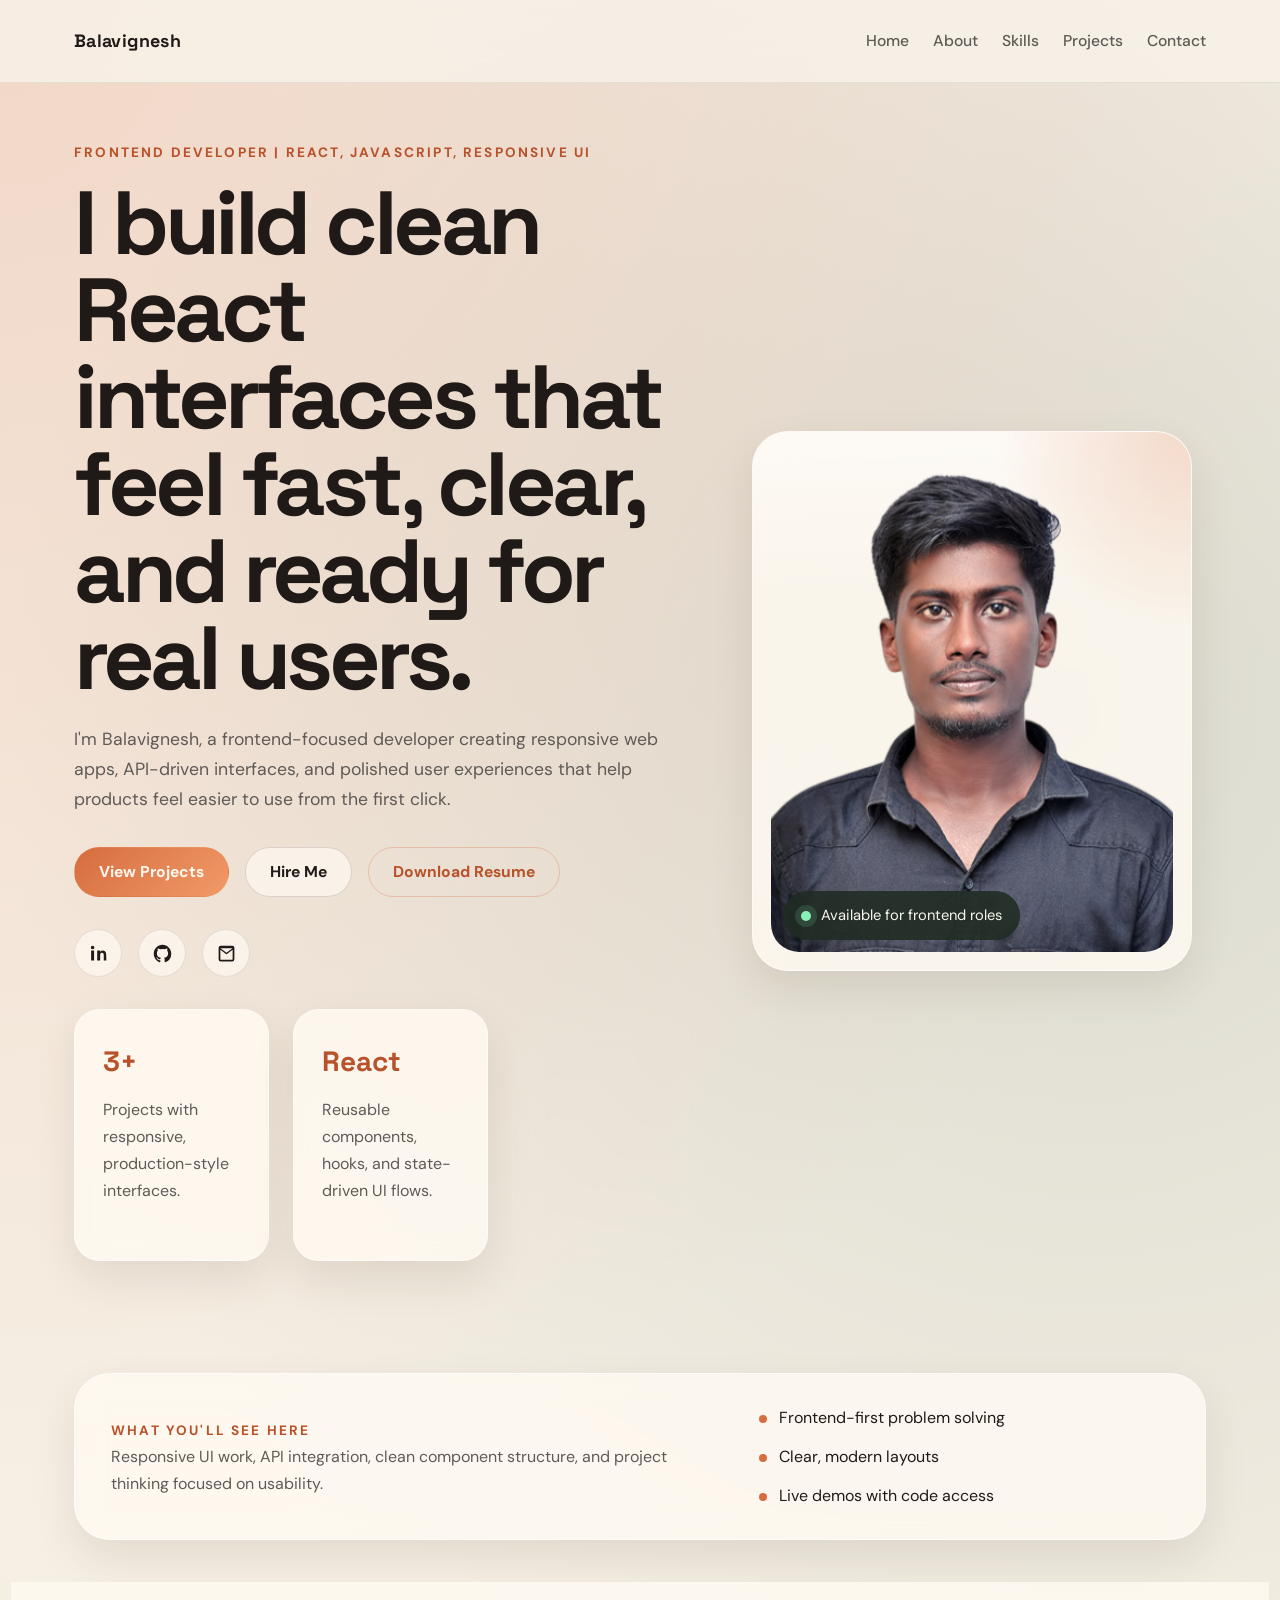
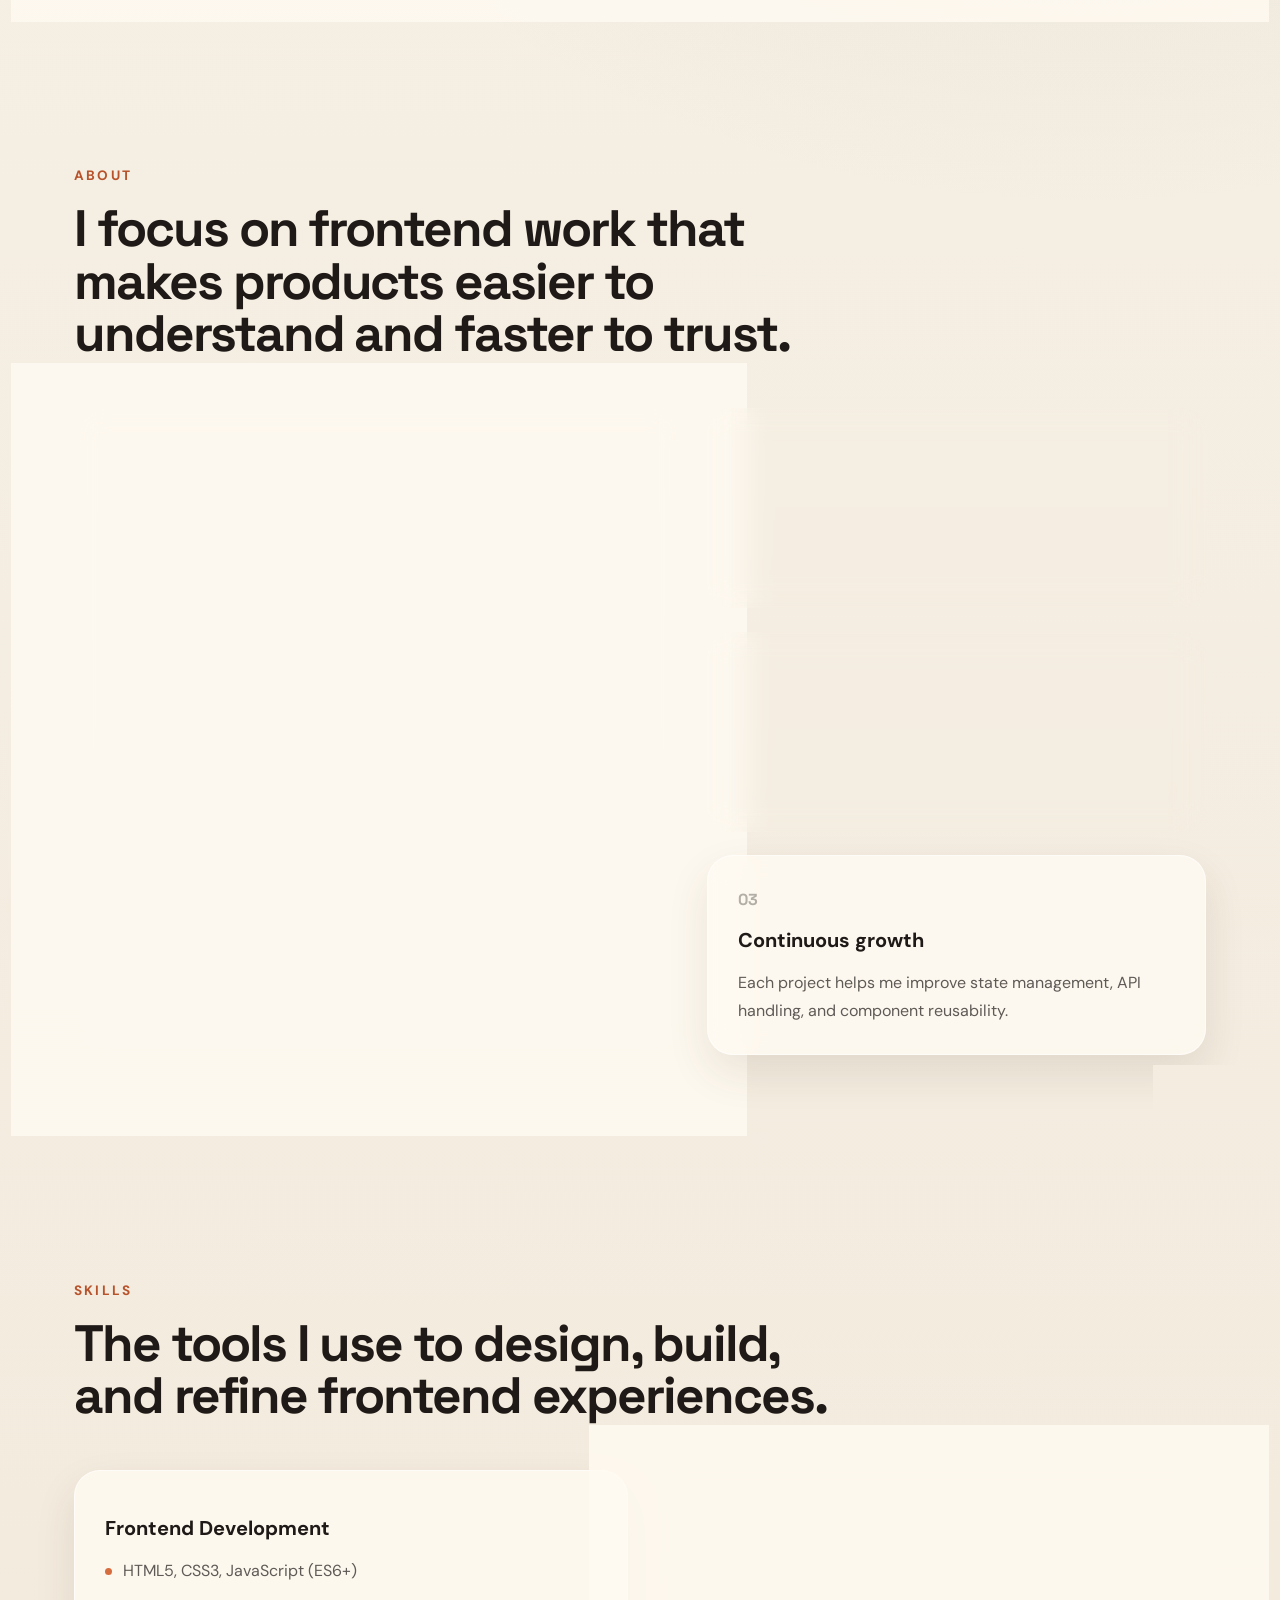
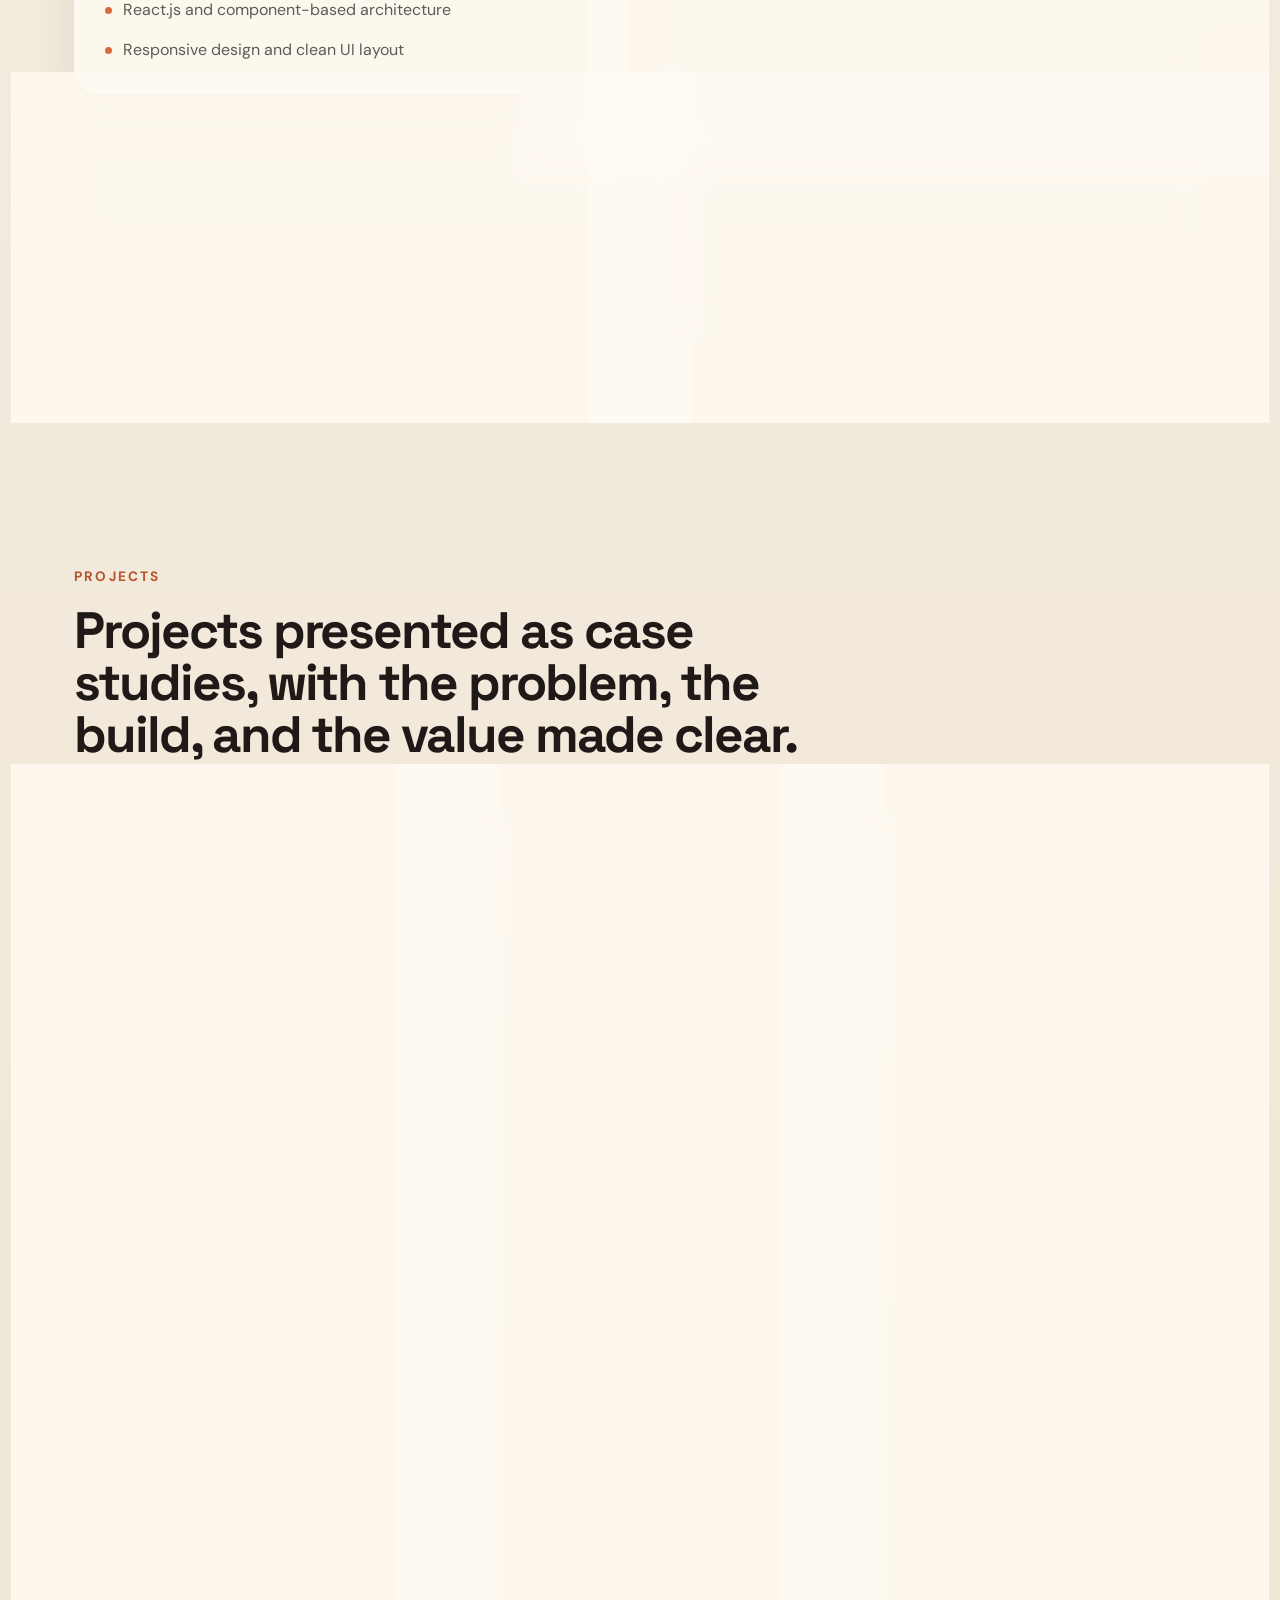
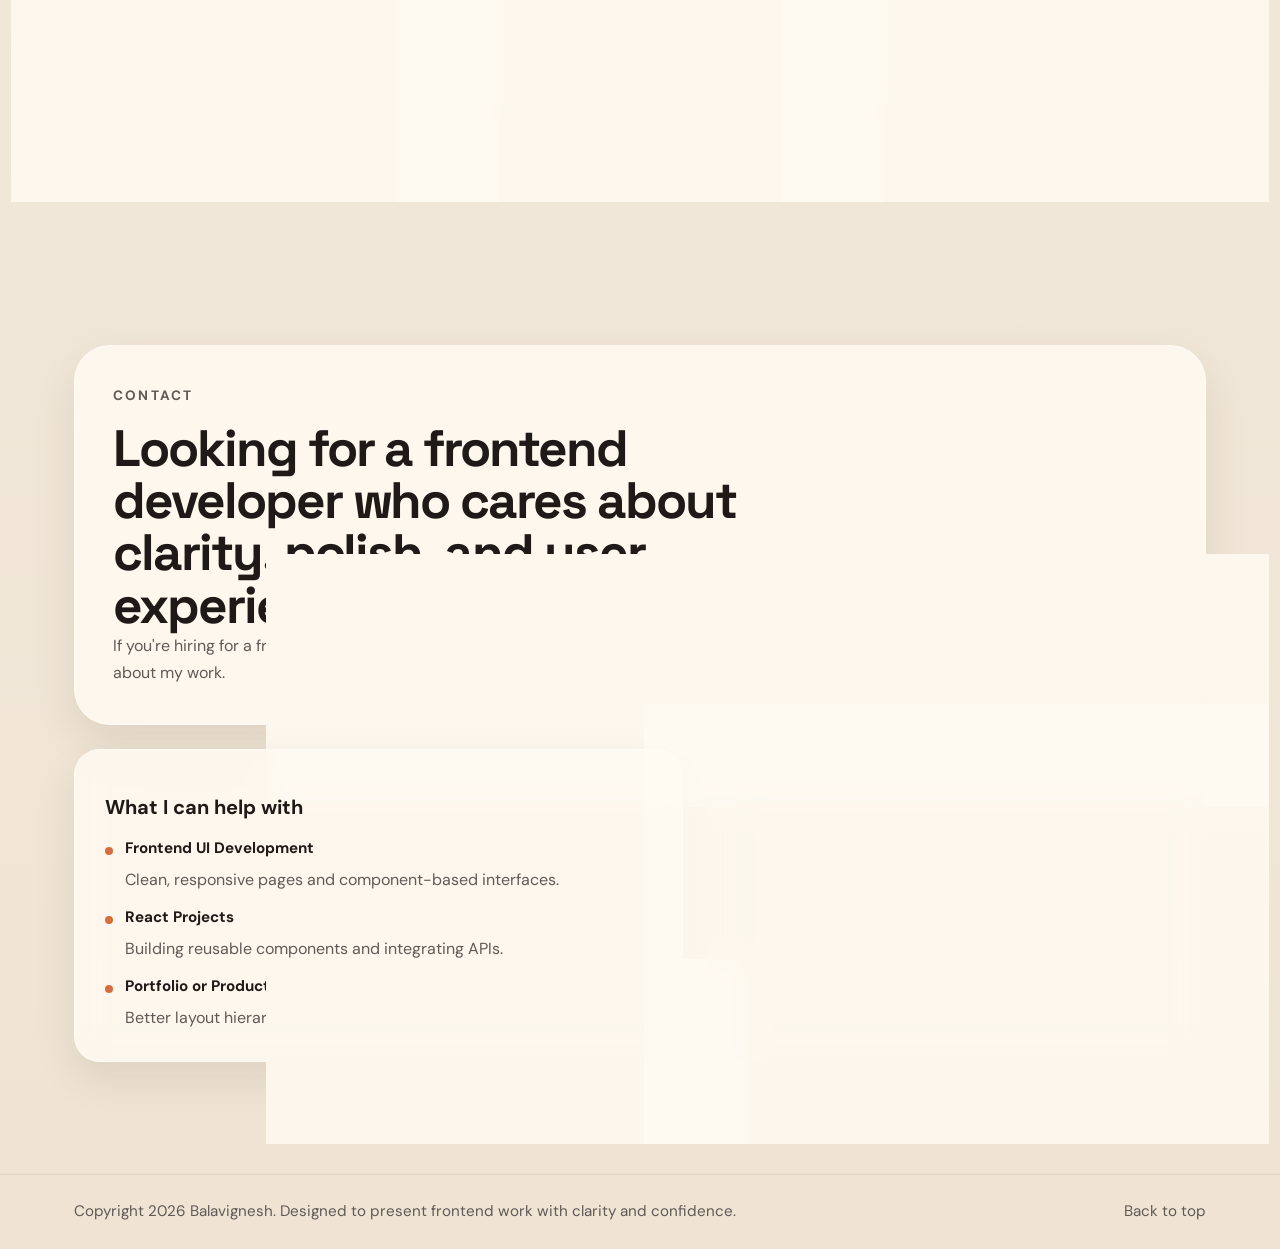
<file: index.html>
<!DOCTYPE html>
<html lang="en">
<head>
    <meta charset="utf-8">
    <meta http-equiv="X-UA-Compatible" content="IE=edge">
    <meta name="viewport" content="width=device-width, initial-scale=1">
    <meta name="robots" content="index, follow, max-image-preview:large">
    <meta name="author" content="Balavignesh">
    <meta
        name="keywords"
        content="Balavignesh, Balavignesh portfolio, Full Stack Developer, React Developer, Python Developer, Django Developer, JavaScript Developer, Web Developer Portfolio, frontend developer portfolio, GitHub Profile Viewer, Minimart ecommerce frontend"
    >
    <meta
        name="description"
        content="Balavignesh is a Full Stack Developer skilled in React, Django, Python, JavaScript, responsive UI, API integration, and portfolio-ready web experiences."
    >
    <meta name="theme-color" content="#f5efe4">
    <link rel="canonical" href="https://portfolio-flame-eight-52.vercel.app/">
    <meta property="og:type" content="website">
    <meta property="og:site_name" content="Balavignesh Portfolio">
    <meta property="og:title" content="Balavignesh | Full Stack Developer Portfolio">
    <meta
        property="og:description"
        content="Explore Balavignesh's full stack developer portfolio featuring React, Django, Python, API-driven interfaces, responsive layouts, and polished web projects."
    >
    <meta property="og:url" content="https://portfolio-flame-eight-52.vercel.app/">
    <meta property="og:image" content="https://portfolio-flame-eight-52.vercel.app/profile_pic.jpg">
    <meta property="og:image:alt" content="Portrait of Balavignesh, full stack developer">
    <meta name="twitter:card" content="summary_large_image">
    <meta name="twitter:title" content="Balavignesh | Full Stack Developer Portfolio">
    <meta
        name="twitter:description"
        content="Full stack developer portfolio with React, Django, Python, JavaScript, responsive UI, ecommerce frontend work, and GitHub API projects."
    >
    <meta name="twitter:image" content="https://portfolio-flame-eight-52.vercel.app/profile_pic.jpg">
    <title>Balavignesh | Full Stack Developer Portfolio | React, Django &amp; Python</title>
    <link rel="icon" type="image/svg+xml" href="./favicon.svg?v=3">
    <link rel="shortcut icon" href="./favicon.svg?v=3">
    <link rel="apple-touch-icon" href="./favicon.svg?v=3">
    <link rel="preconnect" href="https://fonts.googleapis.com">
    <link rel="preconnect" href="https://fonts.gstatic.com" crossorigin>
    <link
        href="https://fonts.googleapis.com/css2?family=DM+Sans:wght@400;500;700&family=Space+Grotesk:wght@500;700&display=swap"
        rel="stylesheet"
    >
    <link rel="stylesheet" href="main.css">
    <link rel="stylesheet" href="mobile.css">
    <script src="main.js" defer></script>
    <script type="application/ld+json">
        {
            "@context": "https://schema.org",
            "@type": "Person",
            "name": "Balavignesh",
            "url": "https://portfolio-flame-eight-52.vercel.app/",
            "image": "https://portfolio-flame-eight-52.vercel.app/profile_pic.jpg",
            "jobTitle": "Full Stack Developer",
            "email": "mailto:balavignesh9642@gmail.com",
            "description": "Full stack developer skilled in React, Django, Python, JavaScript, responsive UI, API integration, and polished web experiences.",
            "knowsAbout": [
                "React",
                "JavaScript",
                "HTML",
                "CSS",
                "Responsive Web Design",
                "Redux Toolkit",
                "REST API Integration",
                "Python",
                "Django"
            ],
            "sameAs": [
                "https://github.com/bala-arsh",
                "https://www.linkedin.com/in/balak7",
                "https://github-profile-viewer-reactapp.vercel.app/"
            ],
            "hasPart": [
                {
                    "@type": "CreativeWork",
                    "name": "Minimart Ecommerce Frontend",
                    "url": "https://bala-arsh.github.io/Minimart/",
                    "codeRepository": "https://github.com/bala-arsh/Minimart",
                    "programmingLanguage": "JavaScript"
                },
                {
                    "@type": "SoftwareApplication",
                    "name": "GitHub Profile Viewer",
                    "applicationCategory": "DeveloperApplication",
                    "url": "https://github-profile-viewer-reactapp.vercel.app/",
                    "codeRepository": "https://github.com/bala-arsh/GitHub-profile-viewer-Reactapp",
                    "programmingLanguage": "JavaScript"
                },
                {
                    "@type": "WebSite",
                    "name": "Balavignesh Portfolio",
                    "url": "https://portfolio-flame-eight-52.vercel.app/"
                }
            ]
        }
    </script>
</head>
<body>
    <header class="site-header">
        <div class="container nav-shell">
            <a class="brand" href="#hero" aria-label="Balavignesh home">Balavignesh</a>
            <button
                class="nav-toggle"
                type="button"
                aria-expanded="false"
                aria-controls="site-nav"
                aria-label="Open navigation"
            >
                <span></span>
                <span></span>
                <span></span>
            </button>
            <nav class="site-nav" id="site-nav" aria-label="Primary navigation">
                <a href="#hero">Home</a>
                <a href="#about">About</a>
                <a href="#skills">Skills</a>
                <a href="#projects">Projects</a>
                <a href="#contact">Contact</a>
            </nav>
        </div>
    </header>

    <main>
        <section class="hero section" id="hero">
            <div class="container hero-grid">
                <div class="hero-copy reveal">
                    <p class="eyebrow">Frontend Developer | React, JavaScript, Responsive UI</p>
                    <h1>I build clean React interfaces that feel fast, clear, and ready for real users.</h1>
                    <p class="hero-text">
                        I'm Balavignesh, a frontend-focused developer creating responsive web apps,
                        API-driven interfaces, and polished user experiences that help products feel
                        easier to use from the first click.
                    </p>
                    <div class="hero-actions">
                        <a class="button button-primary" href="#projects">View Projects</a>
                        <a class="button button-secondary" href="#contact">Hire Me</a>
                        <a class="button button-ghost" href="Bala resume.pdf" download>Download Resume</a>
                    </div>
                    <div class="social-links" aria-label="Social links">
                        <a href="https://www.linkedin.com/in/balak7" target="_blank" rel="noreferrer" aria-label="LinkedIn">
                            <svg viewBox="0 0 24 24" aria-hidden="true">
                                <path d="M6.94 8.5H3.56V20h3.38V8.5ZM5.25 3A2.02 2.02 0 0 0 3.25 5c0 1.1.9 2 2 2s2-.9 2-2A2 2 0 0 0 5.25 3ZM20.75 13.03c0-3.08-1.64-4.5-3.84-4.5-1.77 0-2.56.97-3 1.65V8.5h-3.37c.04 1.1 0 11.5 0 11.5h3.37v-6.42c0-.35.03-.7.13-.95.28-.7.92-1.42 2-1.42 1.42 0 1.98 1.07 1.98 2.64V20H21c0-1.55-.25-6.97-.25-6.97Z"/>
                            </svg>
                        </a>
                        <a href="https://github.com/bala-arsh" target="_blank" rel="noreferrer" aria-label="GitHub">
                            <svg viewBox="0 0 24 24" aria-hidden="true">
                                <path d="M12 2C6.48 2 2 6.6 2 12.26c0 4.53 2.87 8.37 6.84 9.73.5.1.68-.22.68-.49 0-.24-.01-1.04-.01-1.88-2.78.62-3.37-1.2-3.37-1.2-.45-1.2-1.11-1.52-1.11-1.52-.9-.64.07-.63.07-.63 1 .08 1.53 1.06 1.53 1.06.88 1.57 2.32 1.12 2.88.86.09-.66.35-1.12.63-1.38-2.22-.26-4.56-1.15-4.56-5.1 0-1.13.39-2.06 1.03-2.79-.1-.26-.45-1.32.1-2.75 0 0 .84-.27 2.75 1.06A9.23 9.23 0 0 1 12 6.88c.85 0 1.7.12 2.5.36 1.9-1.33 2.74-1.06 2.74-1.06.55 1.43.2 2.49.1 2.75.64.73 1.03 1.66 1.03 2.79 0 3.96-2.34 4.84-4.57 5.1.36.32.68.94.68 1.9 0 1.37-.01 2.47-.01 2.8 0 .27.18.6.69.49A10.28 10.28 0 0 0 22 12.26C22 6.6 17.52 2 12 2Z"/>
                            </svg>
                        </a>
                        <a
                            href="https://mail.google.com/mail/?view=cm&fs=1&to=balavignesh9642@gmail.com"
                            target="_blank"
                            rel="noreferrer"
                            aria-label="Email"
                        >
                            <svg viewBox="0 0 24 24" aria-hidden="true">
                                <path d="M3 5.5A2.5 2.5 0 0 1 5.5 3h13A2.5 2.5 0 0 1 21 5.5v13a2.5 2.5 0 0 1-2.5 2.5h-13A2.5 2.5 0 0 1 3 18.5v-13Zm2.1.5 6.9 5.26L18.9 6H5.1Zm13.9 1.74-6.4 4.89a1 1 0 0 1-1.2 0L5 7.74V18.5c0 .28.22.5.5.5h13a.5.5 0 0 0 .5-.5V7.74Z"/>
                            </svg>
                        </a>
                    </div>
                </div>

                <div class="hero-visual reveal">
                    <div class="portrait-frame">
                        <img src="profile_pic.jpg" alt="Portrait of Balavignesh">
                        <div class="portrait-badge">
                            <span class="badge-dot"></span>
                            Available for frontend roles
                        </div>
                    </div>
                </div>

                <div class="hero-panel reveal">
                    <div class="metric-grid">
                        <article class="metric-card">
                            <span class="metric-value">3+</span>
                            <p>Projects with responsive, production-style interfaces.</p>
                        </article>
                        <article class="metric-card">
                            <span class="metric-value">React</span>
                            <p>Reusable components, hooks, and state-driven UI flows.</p>
                        </article>
                        <article class="metric-card">
                            <span class="metric-value">API</span>
                            <p>Hands-on experience building real data-driven experiences.</p>
                        </article>
                    </div>
                </div>
            </div>
        </section>

        <section class="section section-tight" aria-label="Portfolio highlights">
            <div class="container">
                <div class="highlight-strip reveal">
                    <div>
                        <span class="strip-label">What you'll see here</span>
                        <p>Responsive UI work, API integration, clean component structure, and project thinking focused on usability.</p>
                    </div>
                    <ul class="highlight-list">
                        <li>Frontend-first problem solving</li>
                        <li>Clear, modern layouts</li>
                        <li>Live demos with code access</li>
                    </ul>
                </div>
            </div>
        </section>

        <section class="section" id="about">
            <div class="container">
                <div class="section-heading reveal">
                    <p class="section-label">About</p>
                    <h2>I focus on frontend work that makes products easier to understand and faster to trust.</h2>
                </div>
                <div class="about-layout">
                    <article class="about-panel reveal">
                        <p>
                            I enjoy turning ideas into polished interfaces with clear structure,
                            responsive layouts, and thoughtful UI details. My goal is to build
                            experiences that feel simple for users and maintainable for teams.
                        </p>
                        <p>
                            I work across HTML, CSS, JavaScript, React, and Django, with a strong
                            preference for frontend implementation, component-driven design, and
                            API-powered interactions.
                        </p>
                        <p>
                            Right now, I'm sharpening my frontend portfolio and looking for
                            opportunities where I can contribute to real products, grow quickly, and
                            ship useful user-facing features.
                        </p>
                        <p>
                            My GitHub Profile Viewer and portfolio website are deployed on Vercel and set up as searchable live projects.
                        </p>

                    </article>

                    <div class="about-points">
                        <article class="info-card reveal">
                            <span class="info-index">01</span>
                            <h3>Frontend craft</h3>
                            <p>Clean layout systems, responsive behavior, and UI polish that improves first impressions.</p>
                        </article>
                        <article class="info-card reveal">
                            <span class="info-index">02</span>
                            <h3>Product mindset</h3>
                            <p>I present projects as solutions with goals, features, and user outcomes instead of just screenshots.</p>
                        </article>
                        <article class="info-card reveal">
                            <span class="info-index">03</span>
                            <h3>Continuous growth</h3>
                            <p>Each project helps me improve state management, API handling, and component reusability.</p>
                        </article>
                    </div>
                </div>
            </div>
        </section>

        <section class="section" id="skills">
            <div class="container">
                <div class="section-heading reveal">
                    <p class="section-label">Skills</p>
                    <h2>The tools I use to design, build, and refine frontend experiences.</h2>
                </div>
                <div class="skills-grid">
                    <article class="skill-card reveal">
                        <h3>Frontend Development</h3>
                        <ul>
                            <li>HTML5, CSS3, JavaScript (ES6+)</li>
                            <li>React.js and component-based architecture</li>
                            <li>Responsive design and clean UI layout</li>
                        </ul>
                    </article>
                    <article class="skill-card reveal">
                        <h3>Application Logic</h3>
                        <ul>
                            <li>Redux Toolkit and React hooks</li>
                            <li>REST API integration</li>
                            <li>State, loading, and error handling</li>
                        </ul>
                    </article>
                    <article class="skill-card reveal">
                        <h3>Backend Awareness</h3>
                        <ul>
                            <li>Python and Django fundamentals</li>
                            <li>Oracle SQL</li>
                            <li>Understanding of full stack workflows</li>
                        </ul>
                    </article>
                    <article class="skill-card reveal">
                        <h3>Workflow</h3>
                        <ul>
                            <li>Git and GitHub</li>
                            <li>VS Code</li>
                            <li>Building projects with a portfolio-ready mindset</li>
                        </ul>
                    </article>
                </div>
            </div>
        </section>

        <section class="section" id="projects">
            <div class="container">
                <div class="section-heading reveal">
                    <p class="section-label">Projects</p>
                    <h2>Projects presented as case studies, with the problem, the build, and the value made clear.</h2>
                </div>
                <div class="projects-grid">
                    <article class="project-card project-card-featured reveal">
                        <div class="project-topline">
                            <span class="project-tag">Featured Project</span>
                            <span class="project-number">01</span>
                        </div>
                        <h3>Minimart Ecommerce Frontend</h3>
                        <p class="project-summary">
                            A responsive shopping interface designed to make browsing products,
                            checking offers, and managing the cart feel smooth across devices.
                        </p>
                        <div class="project-story">
                            <div>
                                <h4>Problem</h4>
                                <p>Build an ecommerce experience that feels easy to scan, navigate, and use on smaller screens.</p>
                            </div>
                            <div>
                                <h4>What I built</h4>
                                <p>Reusable React components for product listings, cart interactions, offer sections, and product detail flows.</p>
                            </div>
                        </div>
                        <ul class="project-points">
                            <li>Responsive shopping interface with clean visual grouping</li>
                            <li>Cart flow handled with React hooks and state updates</li>
                            <li>Reusable UI sections for products, banners, and offers</li>
                        </ul>
                        <p class="tech-stack">Stack: React, JavaScript, CSS</p>
                        <div class="project-actions">
                            <a class="button button-primary" href="https://bala-arsh.github.io/Minimart/" aria-label="Minimart live demo">Live Demo</a>
                            <a class="button button-ghost" href="https://github.com/bala-arsh/Minimart" aria-label="Minimart GitHub repository">View Code</a>
                        </div>
                    </article>

                    <article class="project-card reveal">
                        <div class="project-topline">
                            <span class="project-tag">Indexed API Project</span>
                            <span class="project-number">02</span>
                        </div>
                        <h3>GitHub Profile Viewer</h3>
                        <p class="project-summary">
                            A React app that helps users search GitHub profiles and quickly inspect
                            repositories through a simple data-first interface.
                        </p>
                        <div class="project-story">
                            <div>
                                <h4>Problem</h4>
                                <p>Make GitHub user data easier to explore without jumping across multiple pages.</p>
                            </div>
                            <div>
                                <h4>What I built</h4>
                                <p>Search, profile display, repo listing, and loading states powered by the GitHub REST API.</p>
                            </div>
                        </div>
                        <ul class="project-points">
                            <li>Integrated live API data with clear loading and error states</li>
                            <li>Used Redux Toolkit for predictable state management</li>
                            <li>Structured the UI into reusable components for easier scaling</li>
                        </ul>
                        <p class="tech-stack">Stack: React, Redux Toolkit, GitHub REST API</p>
                        <div class="project-actions">
                            <a class="button button-primary" href="https://git-hub-profile-viewer-reactapp.vercel.app/" target="_blank" rel="noreferrer" aria-label="GitHub Profile Viewer Vercel live demo">Live Demo</a>
                            <a class="button button-ghost" href="https://github.com/bala-arsh/GitHub-profile-viewer-Reactapp" aria-label="GitHub Profile Viewer GitHub repository">View Code</a>
                        </div>
                    </article>

                    <article class="project-card reveal">
                        <div class="project-topline">
                            <span class="project-tag">Live on Google</span>
                            <span class="project-number">03</span>
                        </div>
                        <h3>Portfolio Website</h3>
                        <p class="project-summary">
                            A live portfolio indexed by Google and focused on presenting
                            my work with clearer messaging, SEO metadata, and a professional visual identity.
                        </p>
                        <div class="project-story">
                            <div>
                                <h4>Problem</h4>
                                <p>Most beginner portfolios list projects but do not communicate value fast enough to recruiters.</p>
                            </div>
                            <div>
                                <h4>What I built</h4>
                                <p>A sharper hero section, storytelling-based project cards, Google-ready metadata, and crawler-friendly site files.</p>
                            </div>
                        </div>
                        <ul class="project-points">
                            <li>Improved hierarchy, spacing, and clearer calls to action</li>
                            <li>Added canonical URL, sitemap, robots file, and structured data</li>
                            <li>Designed to support recruiter discovery through Google search</li>
                        </ul>
                        <p class="tech-stack">Stack: HTML, CSS, JavaScript</p>
                        <div class="project-actions">
                            <a class="button button-ghost" href="https://github.com/bala-arsh/portfolio-" aria-label="Portfolio GitHub repository">View Code</a>
                        </div>
                    </article>
                </div>
            </div>
        </section>

        <section class="section" id="contact">
            <div class="container">
                <div class="contact-banner reveal">
                    <div class="contact-copy">
                        <p class="section-label">Contact</p>
                        <h2>Looking for a frontend developer who cares about clarity, polish, and user experience.</h2>
                        <p>
                            If you're hiring for a frontend role or want to discuss a project, I'd
                            love to connect and share more about my work.
                        </p>
                    </div>
                    <div class="contact-actions">
                        <a class="button button-primary" href="https://mail.google.com/mail/?view=cm&fs=1&to=balavignesh9642@gmail.com" target="_blank" rel="noreferrer">Email Me</a>
                        <a class="button button-secondary" href="https://www.linkedin.com/in/balak7" target="_blank" rel="noreferrer">LinkedIn</a>
                    </div>
                </div>

                <div class="contact-grid">
                    <article class="contact-card reveal">
                        <h3>What I can help with</h3>
                        <ul class="contact-list">
                            <li>
                                <span>Frontend UI Development</span>
                                Clean, responsive pages and component-based interfaces.
                            </li>
                            <li>
                                <span>React Projects</span>
                                Building reusable components and integrating APIs.
                            </li>
                            <li>
                                <span>Portfolio or Product UI Improvements</span>
                                Better layout hierarchy, storytelling, and user-facing polish.
                            </li>
                        </ul>
                    </article>

                    <article class="contact-card reveal">
                        <h3>Reach out</h3>
                        <ul class="contact-list">
                            <li>
                                <span>Email</span>
                                <a
                                    href="https://mail.google.com/mail/?view=cm&fs=1&to=balavignesh9642@gmail.com"
                                    target="_blank"
                                    rel="noreferrer"
                                >
                                    balavignesh9642@gmail.com
                                </a>
                            </li>
                            <li>
                                <span>LinkedIn</span>
                                <a href="https://www.linkedin.com/in/balak7" target="_blank" rel="noreferrer">
                                    linkedin.com/in/balak7
                                </a>
                            </li>
                            <li>
                                <span>GitHub</span>
                                <a href="https://github.com/bala-arsh" target="_blank" rel="noreferrer">
                                    github.com/bala-arsh
                                </a>
                            </li>
                        </ul>
                    </article>
                </div>
            </div>
        </section>
    </main>

    <footer class="site-footer">
        <div class="container footer-shell">
            <p>Copyright 2026 Balavignesh. Designed to present frontend work with clarity and confidence.</p>
            <a href="#hero" aria-label="Back to top">Back to top</a>
        </div>
    </footer>
</body>
</html>
</file>
<file: main.css>
:root {
    --bg: #f5efe4;
    --bg-strong: #e9decb;
    --surface: rgba(255, 250, 242, 0.82);
    --surface-strong: #fffaf2;
    --surface-dark: #1f2937;
    --text: #1f1a17;
    --muted: #5f5a56;
    --muted-soft: #7d756f;
    --accent: #d66d3f;
    --accent-strong: #b8522a;
    --accent-soft: rgba(214, 109, 63, 0.14);
    --line: rgba(31, 26, 23, 0.12);
    --shadow-lg: 0 28px 80px rgba(73, 48, 33, 0.14);
    --shadow-md: 0 18px 42px rgba(73, 48, 33, 0.1);
    --radius-xl: 36px;
    --radius-lg: 26px;
    --radius-md: 20px;
    --radius-sm: 14px;
    --space-1: 8px;
    --space-2: 16px;
    --space-3: 24px;
    --space-4: 32px;
    --space-5: 48px;
    --space-6: 64px;
    --space-7: 88px;
    --container: 1180px;
}

* {
    box-sizing: border-box;
    margin: 0;
    padding: 0;
}

html {
    scroll-behavior: smooth;
}

body {
    background:
        radial-gradient(circle at top left, rgba(214, 109, 63, 0.2), transparent 24%),
        radial-gradient(circle at 85% 12%, rgba(95, 125, 111, 0.18), transparent 20%),
        linear-gradient(180deg, #f8f2e9 0%, #f3ebde 52%, #efe4d4 100%);
    color: var(--text);
    font-family: "DM Sans", sans-serif;
    line-height: 1.7;
    min-width: 320px;
    overflow-x: hidden;
}

img {
    display: block;
    max-width: 100%;
}

a {
    color: inherit;
    text-decoration: none;
}

.text-link {
    color: var(--accent-strong);
    font-weight: 700;
    text-decoration: underline;
    text-decoration-thickness: 2px;
    text-underline-offset: 4px;
    transition: color 180ms ease;
}

.text-link:hover,
.text-link:focus-visible {
    color: var(--text);
}

button {
    border: 0;
    font: inherit;
}

ul {
    list-style: none;
}

.container {
    margin: 0 auto;
    max-width: var(--container);
    padding: 0 var(--space-3);
}

.section {
    padding: 112px 0;
    position: relative;
}

.section-tight {
    padding-top: 0;
}

.site-header {
    backdrop-filter: blur(18px);
    background: rgba(248, 242, 233, 0.82);
    border-bottom: 1px solid rgba(31, 26, 23, 0.08);
    left: 0;
    position: sticky;
    top: 0;
    width: 100%;
    z-index: 1000;
}

.nav-shell {
    align-items: center;
    display: flex;
    gap: var(--space-3);
    justify-content: space-between;
    min-height: 82px;
}

.brand,
.hero h1,
.section-heading h2,
.project-card h3,
.contact-banner h2 {
    font-family: "Space Grotesk", sans-serif;
}

.brand {
    font-size: 1.12rem;
    font-weight: 700;
    letter-spacing: 0.02em;
}

.site-nav {
    align-items: center;
    display: flex;
    gap: var(--space-3);
}

.site-nav a {
    color: var(--muted);
    font-size: 0.98rem;
    font-weight: 500;
    position: relative;
    transition: color 180ms ease;
}

.site-nav a::after {
    background: var(--accent);
    border-radius: 999px;
    bottom: -8px;
    content: "";
    height: 2px;
    left: 0;
    position: absolute;
    transform: scaleX(0);
    transform-origin: left;
    transition: transform 180ms ease;
    width: 100%;
}

.site-nav a:hover,
.site-nav a:focus-visible {
    color: var(--text);
}

.site-nav a:hover::after,
.site-nav a:focus-visible::after {
    transform: scaleX(1);
}

.nav-toggle {
    background: transparent;
    cursor: pointer;
    display: none;
    padding: var(--space-1);
}

.nav-toggle span {
    background: var(--text);
    border-radius: 999px;
    display: block;
    height: 2px;
    margin: 6px 0;
    transition: transform 180ms ease, opacity 180ms ease;
    width: 28px;
}

.hero {
    padding-top: 58px;
}

.hero-grid {
    align-items: center;
    display: grid;
    gap: var(--space-4);
    grid-template-columns: minmax(0, 1.15fr) minmax(320px, 0.85fr);
    grid-template-areas:
        "copy visual"
        "panel visual";
    min-height: calc(100vh - 82px);
}

.hero-copy {
    grid-area: copy;
    max-width: 700px;
}

.hero-panel {
    grid-area: panel;
}

.hero-visual {
    display: flex;
    grid-area: visual;
    justify-content: center;
}

.eyebrow,
.section-label,
.strip-label {
    color: var(--accent-strong);
    font-size: 0.85rem;
    font-weight: 700;
    letter-spacing: 0.16em;
    text-transform: uppercase;
}

.eyebrow,
.section-label {
    margin-bottom: var(--space-2);
}

.hero h1 {
    font-size: clamp(3rem, 7vw, 5.6rem);
    letter-spacing: -0.05em;
    line-height: 0.97;
    max-width: 11ch;
}

.hero-text {
    color: var(--muted);
    font-size: 1.1rem;
    margin-top: var(--space-3);
    max-width: 59ch;
}

.hero-actions,
.project-actions,
.contact-actions {
    display: flex;
    flex-wrap: wrap;
    gap: var(--space-2);
}

.hero-actions {
    margin-top: var(--space-4);
}

.button {
    align-items: center;
    border: 1px solid transparent;
    border-radius: 999px;
    display: inline-flex;
    font-size: 0.98rem;
    font-weight: 700;
    justify-content: center;
    min-height: 50px;
    padding: 0 24px;
    transition:
        transform 180ms ease,
        box-shadow 180ms ease,
        background-color 180ms ease,
        border-color 180ms ease,
        color 180ms ease;
}

.button:hover,
.button:focus-visible {
    box-shadow: 0 16px 30px rgba(97, 64, 42, 0.16);
    transform: translateY(-2px);
}

.button-primary {
    background: linear-gradient(135deg, var(--accent) 0%, #f19a68 100%);
    color: #fff8f1;
}

.button-secondary {
    background: rgba(255, 250, 242, 0.7);
    border-color: rgba(31, 26, 23, 0.14);
    color: var(--text);
}

.button-ghost {
    background: transparent;
    border-color: rgba(214, 109, 63, 0.3);
    color: var(--accent-strong);
}

.social-links {
    display: flex;
    gap: var(--space-2);
    margin-top: var(--space-4);
}

.social-links a {
    align-items: center;
    background: rgba(255, 250, 242, 0.7);
    border: 1px solid rgba(31, 26, 23, 0.1);
    border-radius: 50%;
    color: var(--text);
    display: inline-flex;
    font-size: 1.2rem;
    height: 48px;
    justify-content: center;
    transition:
        transform 180ms ease,
        background-color 180ms ease,
        border-color 180ms ease,
        color 180ms ease;
    width: 48px;
}

.social-links svg {
    fill: currentColor;
    height: 21px;
    width: 21px;
}

.social-links a:hover,
.social-links a:focus-visible {
    background: var(--accent-soft);
    border-color: rgba(214, 109, 63, 0.35);
    color: var(--accent-strong);
    transform: translateY(-3px);
}

.portrait-frame,
.highlight-strip,
.about-panel,
.info-card,
.skill-card,
.project-card,
.contact-card,
.contact-banner,
.metric-card {
    backdrop-filter: blur(14px);
    background: var(--surface);
    border: 1px solid rgba(255, 255, 255, 0.55);
    box-shadow: var(--shadow-md);
}

.portrait-frame {
    border-radius: var(--radius-xl);
    max-width: 440px;
    overflow: hidden;
    padding: 18px;
    position: relative;
    width: 100%;
}

.portrait-frame::before {
    background:
        radial-gradient(circle at top right, rgba(214, 109, 63, 0.24), transparent 28%),
        linear-gradient(180deg, rgba(255, 255, 255, 0.5), transparent 30%);
    content: "";
    inset: 0;
    pointer-events: none;
    position: absolute;
}

.portrait-frame img {
    aspect-ratio: 4 / 5;
    border-radius: 28px;
    object-fit: cover;
    position: relative;
    width: 100%;
}

.portrait-badge {
    align-items: center;
    background: rgba(32, 44, 36, 0.88);
    border-radius: 999px;
    bottom: 30px;
    color: #f9f5ed;
    display: inline-flex;
    font-size: 0.92rem;
    gap: 10px;
    left: 30px;
    padding: 12px 18px;
    position: absolute;
}

.badge-dot {
    background: #89f0b7;
    border-radius: 50%;
    box-shadow: 0 0 0 6px rgba(137, 240, 183, 0.14);
    height: 10px;
    width: 10px;
}

.metric-grid {
    display: grid;
    gap: var(--space-3);
    grid-template-columns: repeat(3, minmax(0, 1fr));
}

.metric-card {
    border-radius: var(--radius-lg);
    padding: 28px;
}

.metric-value {
    color: var(--accent-strong);
    display: block;
    font-family: "Space Grotesk", sans-serif;
    font-size: 1.75rem;
    font-weight: 700;
    margin-bottom: 10px;
}

.metric-card p,
.highlight-strip p,
.about-panel p,
.info-card p,
.skill-card li,
.project-card p,
.project-story p,
.contact-card p,
.contact-list li,
.contact-banner p,
.site-footer {
    color: var(--muted);
}

.highlight-strip {
    align-items: center;
    border-radius: var(--radius-xl);
    display: grid;
    gap: var(--space-4);
    grid-template-columns: minmax(0, 1.2fr) minmax(0, 0.8fr);
    padding: 30px 36px;
}

.highlight-list {
    display: grid;
    gap: 12px;
}

.highlight-list li,
.contact-list li {
    position: relative;
    padding-left: 20px;
}

.highlight-list li::before,
.contact-list li::before {
    color: var(--accent);
    content: "";
    height: 8px;
    left: 0;
    position: absolute;
    top: 11px;
    width: 8px;
    border-radius: 50%;
    background: currentColor;
}

.section-heading {
    margin-bottom: var(--space-5);
    max-width: 760px;
}

.section-heading h2,
.contact-banner h2 {
    font-size: clamp(2.1rem, 4vw, 3.6rem);
    letter-spacing: -0.04em;
    line-height: 1.02;
}

.about-layout,
.contact-grid {
    display: grid;
    gap: var(--space-3);
    grid-template-columns: minmax(0, 1.1fr) minmax(0, 0.9fr);
}

.about-panel {
    border-radius: var(--radius-xl);
    display: grid;
    gap: var(--space-3);
    padding: 38px;
}

.about-points {
    display: grid;
    gap: var(--space-3);
}

.info-card,
.skill-card,
.project-card,
.contact-card {
    border-radius: var(--radius-lg);
    padding: 30px;
}

.info-index,
.project-number {
    color: rgba(31, 26, 23, 0.34);
    font-family: "Space Grotesk", sans-serif;
    font-weight: 700;
}

.info-card h3,
.skill-card h3,
.project-card h3,
.contact-card h3 {
    font-size: 1.25rem;
    margin: 10px 0 12px;
}

.skills-grid,
.projects-grid {
    display: grid;
    gap: var(--space-3);
}

.skills-grid {
    grid-template-columns: repeat(2, minmax(0, 1fr));
}

.skill-card ul,
.project-points,
.contact-list {
    display: grid;
    gap: 12px;
}

.skill-card li,
.project-points li {
    padding-left: 18px;
    position: relative;
}

.skill-card li::before,
.project-points li::before {
    color: var(--accent);
    content: "";
    height: 7px;
    left: 0;
    position: absolute;
    top: 11px;
    width: 7px;
    border-radius: 50%;
    background: currentColor;
}

.projects-grid {
    grid-template-columns: repeat(3, minmax(0, 1fr));
}

.project-card {
    display: flex;
    flex-direction: column;
    gap: var(--space-2);
    min-height: 100%;
    transition:
        transform 220ms ease,
        box-shadow 220ms ease,
        border-color 220ms ease;
}

.project-card:hover,
.project-card:focus-within {
    border-color: rgba(214, 109, 63, 0.3);
    box-shadow: var(--shadow-lg);
    transform: translateY(-6px);
}

.project-card-featured {
    background:
        linear-gradient(180deg, rgba(214, 109, 63, 0.08), transparent 40%),
        var(--surface);
}

.project-topline {
    align-items: center;
    display: flex;
    justify-content: space-between;
}

.project-tag {
    background: var(--accent-soft);
    border-radius: 999px;
    color: var(--accent-strong);
    font-size: 0.8rem;
    font-weight: 700;
    padding: 7px 12px;
}

.project-summary {
    font-size: 1rem;
}

.project-story {
    border-top: 1px solid var(--line);
    border-bottom: 1px solid var(--line);
    display: grid;
    gap: var(--space-2);
    margin: 6px 0;
    padding: 18px 0;
}

.project-story h4 {
    color: var(--text);
    font-size: 0.95rem;
    margin-bottom: 4px;
}

.tech-stack {
    color: var(--text);
    font-weight: 700;
    margin-top: auto;
}

.contact-banner {
    align-items: end;
    border-radius: var(--radius-xl);
    display: grid;
    gap: var(--space-4);
    grid-template-columns: minmax(0, 1.2fr) auto;
    margin-bottom: var(--space-3);
    padding: 38px;
}

.contact-copy {
    max-width: 720px;
}

.contact-card {
    min-height: 100%;
}

.contact-list span {
    color: var(--text);
    display: block;
    font-size: 0.95rem;
    font-weight: 700;
    margin-bottom: 4px;
}

.contact-list a {
    transition: color 180ms ease;
    word-break: break-word;
}

.contact-list a:hover,
.contact-list a:focus-visible,
.site-footer a:hover,
.site-footer a:focus-visible {
    color: var(--accent-strong);
}

.site-footer {
    border-top: 1px solid rgba(31, 26, 23, 0.08);
    font-size: 0.95rem;
    padding: var(--space-3) 0;
}

.footer-shell {
    align-items: center;
    display: flex;
    gap: var(--space-2);
    justify-content: space-between;
}

.reveal {
    opacity: 1;
    transform: translateY(0);
}

.js-enabled .reveal {
    opacity: 0;
    transform: translateY(30px);
    transition: opacity 600ms ease, transform 600ms ease;
}

.js-enabled .reveal.is-visible {
    opacity: 1;
    transform: translateY(0);
}

@media (max-width: 1080px) {
    .hero-grid,
    .about-layout,
    .contact-grid,
    .contact-banner,
    .highlight-strip {
        grid-template-columns: 1fr;
    }

    .hero-grid {
        grid-template-areas:
            "copy"
            "visual"
            "panel";
        min-height: auto;
    }

    .projects-grid {
        grid-template-columns: 1fr 1fr;
    }
}

@media (max-width: 760px) {
    .container {
        padding: 0 var(--space-2);
    }

    .section {
        padding: 88px 0;
    }

    .nav-toggle {
        display: inline-block;
        position: relative;
        z-index: 1001;
    }

    .site-nav {
        background: rgba(248, 242, 233, 0.98);
        border: 1px solid rgba(31, 26, 23, 0.1);
        border-radius: 24px;
        box-shadow: var(--shadow-md);
        flex-direction: column;
        gap: var(--space-2);
        padding: 88px var(--space-3) var(--space-3);
        position: absolute;
        right: var(--space-2);
        top: 12px;
        transform: scale(0.96);
        transform-origin: top right;
        visibility: hidden;
        width: min(260px, calc(100vw - 32px));
        opacity: 0;
        pointer-events: none;
        transition: opacity 180ms ease, transform 180ms ease, visibility 180ms ease;
    }

    .site-nav.is-open {
        opacity: 1;
        pointer-events: auto;
        transform: scale(1);
        visibility: visible;
    }

    .nav-toggle[aria-expanded="true"] span:nth-child(1) {
        transform: translateY(8px) rotate(45deg);
    }

    .nav-toggle[aria-expanded="true"] span:nth-child(2) {
        opacity: 0;
    }

    .nav-toggle[aria-expanded="true"] span:nth-child(3) {
        transform: translateY(-8px) rotate(-45deg);
    }

    .metric-grid,
    .skills-grid,
    .projects-grid {
        grid-template-columns: 1fr;
    }

    .hero-actions,
    .project-actions,
    .contact-actions,
    .footer-shell {
        align-items: stretch;
        flex-direction: column;
    }

    .button {
        width: 100%;
    }
}

@media (prefers-reduced-motion: reduce) {
    html {
        scroll-behavior: auto;
    }

    *,
    *::before,
    *::after {
        animation-duration: 0.01ms !important;
        animation-iteration-count: 1 !important;
        scroll-behavior: auto !important;
        transition-duration: 0.01ms !important;
    }

    .js-enabled .reveal {
        opacity: 1;
        transform: none;
    }
}
</file>
<file: mobile.css>
@media (max-width: 760px) {
    body {
        line-height: 1.6;
    }

    .nav-shell {
        min-height: 74px;
    }

    .brand {
        font-size: 1rem;
    }

    .hero {
        padding-top: 28px;
    }

    .hero-grid {
        gap: 28px;
    }

    .hero h1 {
        font-size: clamp(2.5rem, 12vw, 3.8rem);
        max-width: none;
    }

    .hero-text {
        font-size: 1rem;
    }

    .eyebrow,
    .section-label,
    .strip-label {
        font-size: 0.76rem;
        letter-spacing: 0.14em;
    }

    .section-heading {
        margin-bottom: 32px;
    }

    .section-heading h2,
    .contact-banner h2 {
        font-size: clamp(1.95rem, 8vw, 2.7rem);
    }

    .portrait-frame {
        border-radius: 28px;
        max-width: 340px;
        padding: 14px;
    }

    .portrait-frame img {
        border-radius: 22px;
    }

    .portrait-badge {
        bottom: 20px;
        left: 20px;
        font-size: 0.82rem;
        padding: 10px 14px;
    }

    .highlight-strip,
    .about-panel,
    .info-card,
    .skill-card,
    .project-card,
    .contact-card,
    .contact-banner,
    .metric-card {
        border-radius: 22px;
    }

    .highlight-strip,
    .about-panel,
    .info-card,
    .skill-card,
    .project-card,
    .contact-card,
    .contact-banner,
    .metric-card {
        padding: 22px;
    }

    .social-links {
        justify-content: center;
    }

    .project-card h3,
    .skill-card h3,
    .contact-card h3,
    .info-card h3 {
        font-size: 1.12rem;
    }

    .project-tag,
    .project-number {
        font-size: 0.75rem;
    }

    .project-actions .button,
    .hero-actions .button,
    .contact-actions .button {
        min-height: 48px;
    }

    .footer-shell {
        font-size: 0.88rem;
        text-align: center;
    }
}

@media (max-width: 480px) {
    .container {
        padding: 0 16px;
    }

    .section {
        padding: 72px 0;
    }

    .site-nav {
        border-radius: 20px;
        padding: 80px 20px 20px;
        right: 16px;
        width: calc(100vw - 32px);
    }

    .hero-grid {
        gap: 24px;
    }

    .hero-text,
    .highlight-strip p,
    .about-panel p,
    .info-card p,
    .project-card p,
    .project-story p,
    .contact-card p,
    .contact-list li,
    .skill-card li {
        font-size: 0.95rem;
    }

    .hero-actions,
    .project-actions,
    .contact-actions,
    .social-links {
        margin-top: 24px;
    }

    .social-links a {
        height: 44px;
        width: 44px;
    }

    .highlight-strip,
    .about-panel,
    .info-card,
    .skill-card,
    .project-card,
    .contact-card,
    .contact-banner,
    .metric-card {
        padding: 20px;
    }

    .portrait-badge {
        bottom: 16px;
        left: 16px;
        right: 16px;
        justify-content: center;
    }
}
</file>
